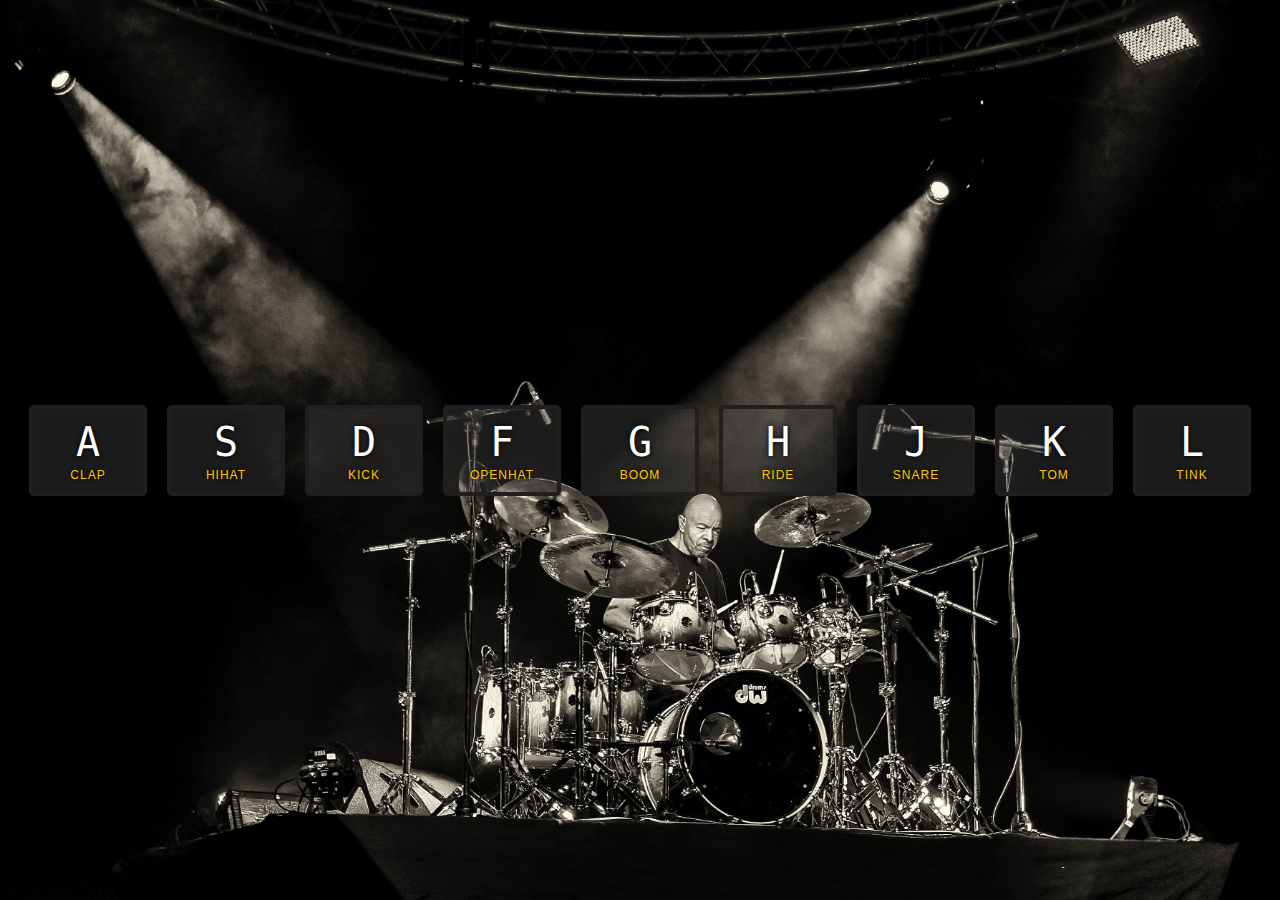
<file: index.html>
<!DOCTYPE html>
<html lang="en">
<head>
  <meta charset="UTF-8">
  <title>JS Drum Kit</title>
  <link rel="stylesheet" href="style.css">
</head>
<body>


  <div class="keys" onmousedown="whichElement(event)">
    <div data-key="65" id="clap" class="key">
      <kbd>A</kbd>
      <span class="sound">clap</span>
    </div>
    <div id="hihat" data-key="83" class="key">
      <kbd>S</kbd>
      <span class="sound">hihat</span>
    </div>
    <div id="kick" data-key="68" class="key">
      <kbd>D</kbd>
      <span class="sound">kick</span>
    </div>
    <div id="openhat" data-key="70" class="key">
      <kbd>F</kbd>
      <span class="sound">openhat</span>
    </div>
    <div id="boom" data-key="71" class="key">
      <kbd>G</kbd>
      <span class="sound">boom</span>
    </div>
    <div id="ride" data-key="72" class="key">
      <kbd>H</kbd>
      <span class="sound">ride</span>
    </div>
    <div id="snare" data-key="74" class="key">
      <kbd>J</kbd>
      <span class="sound">snare</span>
    </div>
    <div id="tom" data-key="75" class="key">
      <kbd>K</kbd>
      <span class="sound">tom</span>
    </div>
    <div id="tink" data-key="76" class="key">
      <kbd>L</kbd>
      <span class="sound">tink</span>
    </div>
  </div>

  <audio data-key="65" src="sounds/clap.wav"></audio>
  <audio data-key="83" src="sounds/hihat.wav"></audio>
  <audio data-key="68" src="sounds/kick.wav"></audio>
  <audio data-key="70" src="sounds/openhat.wav"></audio>
  <audio data-key="71" src="sounds/boom.wav"></audio>
  <audio data-key="72" src="sounds/ride.wav"></audio>
  <audio data-key="74" src="sounds/snare.wav"></audio>
  <audio data-key="75" src="sounds/tom.wav"></audio>
  <audio data-key="76" src="sounds/tink.wav"></audio>

<script>


function whichElement(e) {
  var targ;
  if (!e) {
    var e = window.event;
  }
  if (e.target) {
    targ=e.target;
  } else if (e.srcElement) {
    targ=e.srcElement;
  }
  var tname;
  tname = targ.tagName;
  classN = tname.className;
  console.log(tname[1])
  // if(tname === "DIV" && classN === "key")
  // {
  //       const typed = document.querySelector(`audio[data-key="${e.keyCode}"]`);
  //       const key = document.querySelector(`.key[data-key="${.keyCode}"]`)
  //       if(!typed) return;
  //       typed.currentTime = 0;
  //       typed.play();
  //       const oldkey = key
  //       oldkey.classList.remove('playing');
  //       key.classList.add('playing');

  // }
  // console.log(tname);
}
    
    function action(e){
        console.log(e);
        const typed = document.querySelector(`audio[data-key="${e.keyCode}"]`);
        const key = document.querySelector(`.key[data-key="${e.keyCode}"]`)
        if(!typed) return;
        typed.currentTime = 0;
        typed.play();
        const oldkey = key
        oldkey.classList.remove('playing');
        key.classList.add('playing');
    }

    window.addEventListener('keydown',action);
    
    document.addEventListener('click', function(event){
      console.log(event.path);
    });


    function removeTransition(e){
        if(e.propertyName === 'transform'){
            this.classList.remove('playing')
        }
    }

    const keys = document.querySelectorAll('.key');
    keys.forEach(key => key.addEventListener('transitionend',removeTransition));

</script>


</body>
</html>
</file>
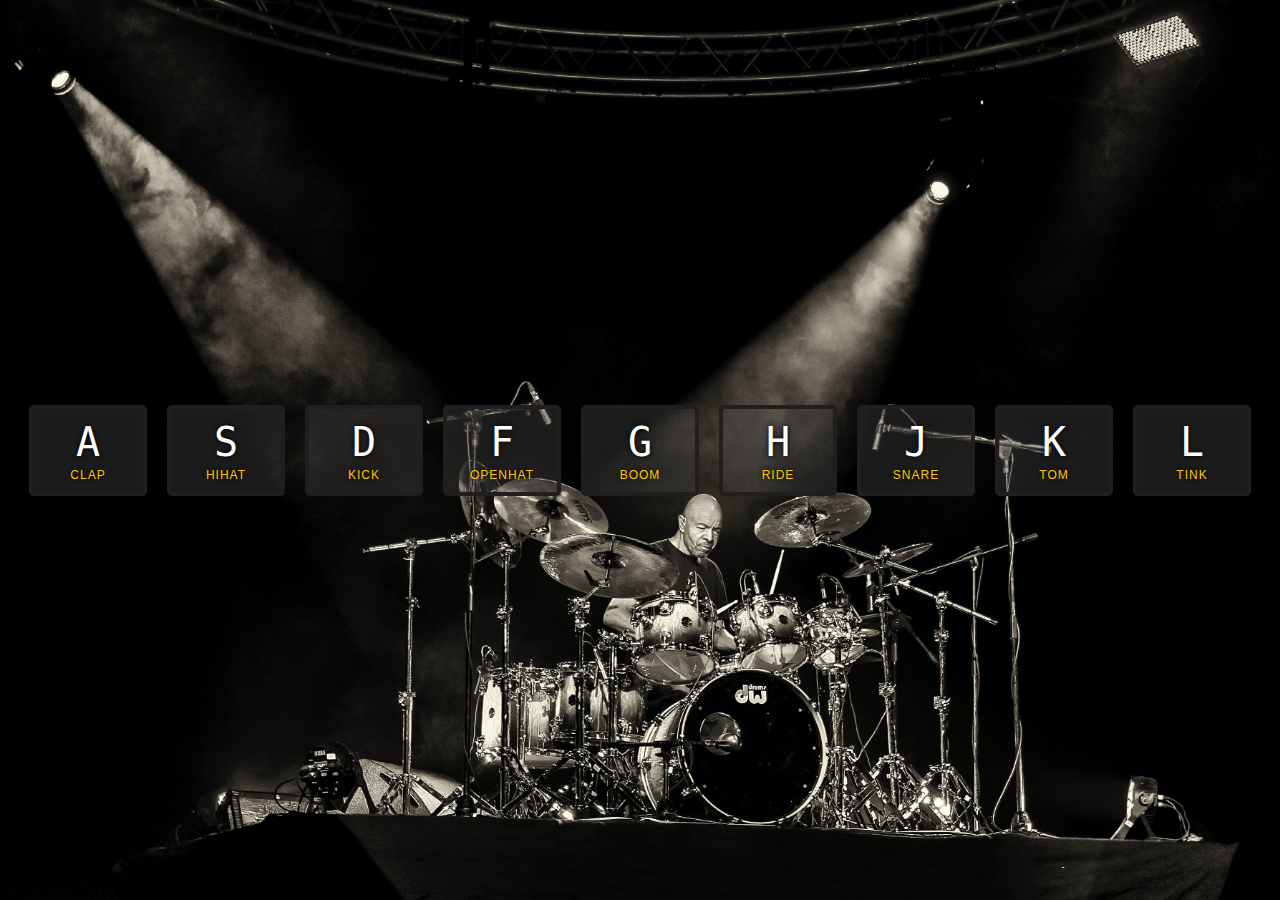
<file: drum.html>
<!DOCTYPE html>
<html lang="en">
<head>
  <meta charset="UTF-8">
  <title>JS Drum Kit</title>
  <link rel="stylesheet" href="style.css">
</head>
<body>


  <div class="keys" onmousedown="whichElement(event)">
    <div data-key="65" id="clap" class="key">
      <kbd>A</kbd>
      <span class="sound">clap</span>
    </div>
    <div id="hihat" data-key="83" class="key">
      <kbd>S</kbd>
      <span class="sound">hihat</span>
    </div>
    <div id="kick" data-key="68" class="key">
      <kbd>D</kbd>
      <span class="sound">kick</span>
    </div>
    <div id="openhat" data-key="70" class="key">
      <kbd>F</kbd>
      <span class="sound">openhat</span>
    </div>
    <div id="boom" data-key="71" class="key">
      <kbd>G</kbd>
      <span class="sound">boom</span>
    </div>
    <div id="ride" data-key="72" class="key">
      <kbd>H</kbd>
      <span class="sound">ride</span>
    </div>
    <div id="snare" data-key="74" class="key">
      <kbd>J</kbd>
      <span class="sound">snare</span>
    </div>
    <div id="tom" data-key="75" class="key">
      <kbd>K</kbd>
      <span class="sound">tom</span>
    </div>
    <div id="tink" data-key="76" class="key">
      <kbd>L</kbd>
      <span class="sound">tink</span>
    </div>
  </div>

  <audio data-key="65" src="sounds/clap.wav"></audio>
  <audio data-key="83" src="sounds/hihat.wav"></audio>
  <audio data-key="68" src="sounds/kick.wav"></audio>
  <audio data-key="70" src="sounds/openhat.wav"></audio>
  <audio data-key="71" src="sounds/boom.wav"></audio>
  <audio data-key="72" src="sounds/ride.wav"></audio>
  <audio data-key="74" src="sounds/snare.wav"></audio>
  <audio data-key="75" src="sounds/tom.wav"></audio>
  <audio data-key="76" src="sounds/tink.wav"></audio>

<script>


function whichElement(e) {
  var targ;
  if (!e) {
    var e = window.event;
  }
  if (e.target) {
    targ=e.target;
  } else if (e.srcElement) {
    targ=e.srcElement;
  }
  var tname;
  tname = targ.tagName;
  classN = tname.className;
  console.log(tname[1])
  // if(tname === "DIV" && classN === "key")
  // {
  //       const typed = document.querySelector(`audio[data-key="${e.keyCode}"]`);
  //       const key = document.querySelector(`.key[data-key="${.keyCode}"]`)
  //       if(!typed) return;
  //       typed.currentTime = 0;
  //       typed.play();
  //       const oldkey = key
  //       oldkey.classList.remove('playing');
  //       key.classList.add('playing');

  // }
  // console.log(tname);
}
    
    function action(e){
        console.log(e);
        const typed = document.querySelector(`audio[data-key="${e.keyCode}"]`);
        const key = document.querySelector(`.key[data-key="${e.keyCode}"]`)
        if(!typed) return;
        typed.currentTime = 0;
        typed.play();
        const oldkey = key
        oldkey.classList.remove('playing');
        key.classList.add('playing');
    }

    window.addEventListener('keydown',action);
    
    document.addEventListener('click', function(event){
      console.log(event.path);
    });


    function removeTransition(e){
        if(e.propertyName === 'transform'){
            this.classList.remove('playing')
        }
    }

    const keys = document.querySelectorAll('.key');
    keys.forEach(key => key.addEventListener('transitionend',removeTransition));

</script>


</body>
</html>
</file>
<file: style.css>
html {
    font-size: 10px;
    background: url('drums.jpg') bottom center;
    background-size: cover;
  }

  body,html {
    margin: 0;
    padding: 0;
    font-family: sans-serif;
  }

  .keys {
    display: flex;
    flex: 1;
    min-height: 100vh;
    align-items: center;
    justify-content: center;
  }

  .key {
    border: .4rem solid rgb(32, 30, 30);
    border-radius: .5rem;
    margin: 1rem;
    font-size: 1.5rem;
    padding: 1rem .5rem;
    transition: all .07s ease;
    width: 10rem;
    text-align: center;
    color: white;
    background: rgba(70, 67, 67, 0.4);
    text-shadow: 0 0 .5rem black;
  }

  .playing {
    transform: scale(1.1);
    border-color: #ffc600;
    box-shadow: 0 0 1rem #ffc600;
  }

  kbd {
    display: block;
    font-size: 4rem;
  }
  
  .sound {
    font-size: 1.2rem;
    text-transform: uppercase;
    letter-spacing: .1rem;
    color: #ffc600;
  }
</file>
